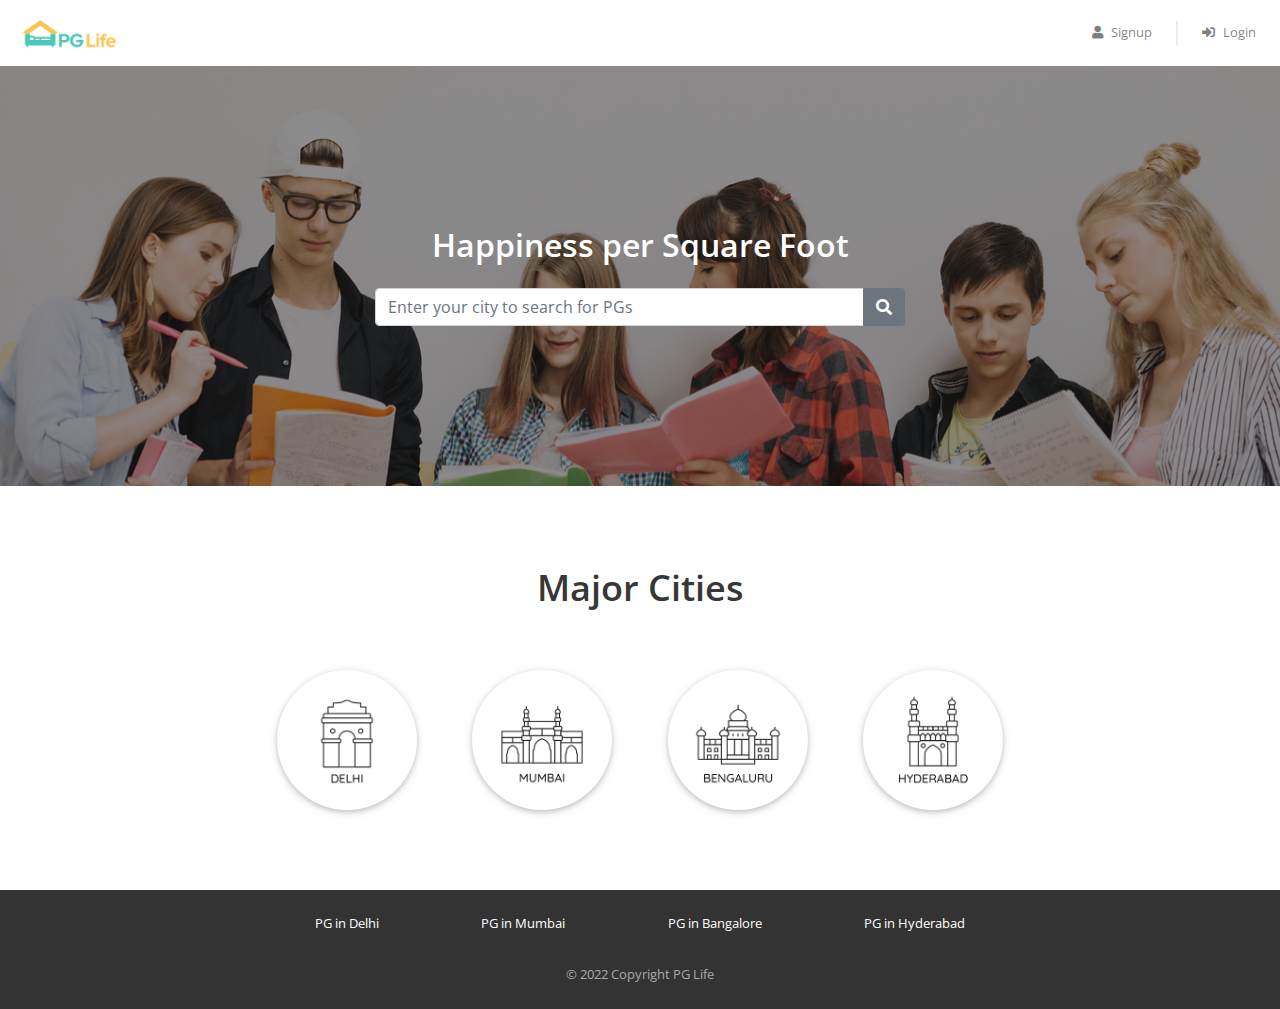
<file: index.html>
<!DOCTYPE html>
<html lang="en">

<head>
    <meta name="viewport" content="width=device-width, initial-scale=1">
    <title>Welcome | PG Life</title>

    <link href="css/bootstrap.min.css" rel="stylesheet" />
    <link href="https://use.fontawesome.com/releases/v5.11.2/css/all.css" rel="stylesheet" />
    <link
        href="https://fonts.googleapis.com/css2?family=Open+Sans:ital,wght@0,300;0,400;0,600;0,700;0,800;1,300;1,400;1,600;1,700;1,800&display=swap"
        rel="stylesheet" />
    <link href="css/common.css" rel="stylesheet" />
    <link href="css/home.css" rel="stylesheet" />
</head>

<body>
    <div class="header sticky-top">
        <nav class="navbar navbar-expand-md navbar-light">
            <a class="navbar-brand" href="index.html">
                <img src="img/logo.png" />
            </a>
            <button class="navbar-toggler" type="button" data-toggle="collapse" data-target="#my-navbar">
                <span class="navbar-toggler-icon"></span>
            </button>

            <div class="collapse navbar-collapse justify-content-end" id="my-navbar">
                <ul class="navbar-nav">
                    <li class="nav-item">
                        <a class="nav-link" href="#" data-toggle="modal" data-target="#signup-modal">
                            <i class="fas fa-user"></i>Signup
                        </a>
                    </li>
                    <div class="nav-vl"></div>
                    <li class="nav-item">
                        <a class="nav-link" href="#" data-toggle="modal" data-target="#login-modal">
                            <i class="fas fa-sign-in-alt"></i>Login
                        </a>
                    </li>
                </ul>
            </div>
        </nav>
    </div>

    <div id="loading">
    </div>

    <div class="banner-container">
        <h2 class="white pb-3">Happiness per Square Foot</h2>

        <form id="search-form">
            <div class="input-group city-search">
                <input type="text" class="form-control input-city" id='city' name='city'
                    placeholder="Enter your city to search for PGs" />
                <div class="input-group-append">
                    <button type="submit" class="btn btn-secondary">
                        <i class="fa fa-search"></i>
                    </button>
                </div>
            </div>
        </form>
    </div>

    <div class="page-container">
        <h1 class="city-heading">
            Major Cities
        </h1>
        <div class="row">
            <div class="city-card-container col-md">
                <a href="property_list.html">
                    <div class="city-card rounded-circle">
                        <img src="img/delhi.png" class="city-img" />
                    </div>
                </a>
            </div>

            <div class="city-card-container col-md">
                <a href="property_list.html">
                    <div class="city-card rounded-circle">
                        <img src="img/mumbai.png" class="city-img" />
                    </div>
                </a>
            </div>

            <div class="city-card-container col-md">
                <a href="property_list.html">
                    <div class="city-card rounded-circle">
                        <img src="img/bangalore.png" class="city-img" />
                    </div>
                </a>
            </div>

            <div class="city-card-container col-md">
                <a href="property_list.html">
                    <div class="city-card rounded-circle">
                        <img src="img/hyderabad.png" class="city-img" />
                    </div>
                </a>
            </div>
        </div>
    </div>

    <div class="modal fade" id="signup-modal" tabindex="-1" role="dialog" aria-labelledby="signup-heading"
        aria-hidden="true">
        <div class="modal-dialog" role="document">
            <div class="modal-content">
                <div class="modal-header">
                    <h5 class="modal-title" id="signup-heading">Signup with PGLife</h5>
                    <button type="button" class="close" data-dismiss="modal" aria-label="Close">
                        <span aria-hidden="true">&times;</span>
                    </button>
                </div>

                <div class="modal-body">
                    <form id="signup-form" class="form" role="form">
                        <div class="input-group form-group">
                            <div class="input-group-prepend">
                                <span class="input-group-text">
                                    <i class="fas fa-user"></i>
                                </span>
                            </div>
                            <input type="text" class="form-control" name="full_name" placeholder="Full Name"
                                maxlength="30" required>
                        </div>

                        <div class="input-group form-group">
                            <div class="input-group-prepend">
                                <span class="input-group-text">
                                    <i class="fas fa-phone-alt"></i>
                                </span>
                            </div>
                            <input type="text" class="form-control" name="phone" placeholder="Phone Number"
                                maxlength="10" minlength="10" required>
                        </div>

                        <div class="input-group form-group">
                            <div class="input-group-prepend">
                                <span class="input-group-text">
                                    <i class="fas fa-envelope"></i>
                                </span>
                            </div>
                            <input type="email" class="form-control" name="email" placeholder="Email" required>
                        </div>

                        <div class="input-group form-group">
                            <div class="input-group-prepend">
                                <span class="input-group-text">
                                    <i class="fas fa-lock"></i>
                                </span>
                            </div>
                            <input type="password" class="form-control" name="password" placeholder="Password"
                                minlength="6" required>
                        </div>

                        <div class="input-group form-group">
                            <div class="input-group-prepend">
                                <span class="input-group-text">
                                    <i class="fas fa-university"></i>
                                </span>
                            </div>
                            <input type="text" class="form-control" name="college_name" placeholder="College Name"
                                maxlength="150" required>
                        </div>

                        <div class="form-group">
                            <span>I'm a</span>
                            <input type="radio" class="ml-3" id="gender-male" name="gender" value="male" /> Male
                            <label for="gender-male">
                            </label>
                            <input type="radio" class="ml-3" id="gender-female" name="gender" value="female" />
                            <label for="gender-female">
                                Female
                            </label>
                        </div>

                        <div class="form-group">
                            <button type="submit" class="btn btn-block btn-primary">Create Account</button>
                        </div>
                    </form>
                </div>

                <div class="modal-footer">
                    <span>Already have an account?
                        <a href="#" data-dismiss="modal" data-toggle="modal" data-target="#login-modal">Login</a>
                    </span>
                </div>
            </div>
        </div>
    </div>

    <div class="modal fade" id="login-modal" tabindex="-1" role="dialog" aria-labelledby="login-heading"
        aria-hidden="true">
        <div class="modal-dialog modal-dialog-centered" role="document">
            <div class="modal-content">
                <div class="modal-header">
                    <h5 class="modal-title" id="login-heading">Login with PGLife</h5>
                    <button type="button" class="close" data-dismiss="modal" aria-label="Close">
                        <span aria-hidden="true">&times;</span>
                    </button>
                </div>

                <div class="modal-body">
                    <form id="login-form" class="form" role="form">
                        <div class="input-group form-group">
                            <div class="input-group-prepend">
                                <span class="input-group-text">
                                    <i class="fas fa-user"></i>
                                </span>
                            </div>
                            <input type="email" class="form-control" name="email" placeholder="Email" required>
                        </div>

                        <div class="input-group form-group">
                            <div class="input-group-prepend">
                                <span class="input-group-text">
                                    <i class="fas fa-lock"></i>
                                </span>
                            </div>
                            <input type="password" class="form-control" name="password" placeholder="Password"
                                minlength="6" required>
                        </div>

                        <div class="form-group">
                            <button type="submit" class="btn btn-block btn-primary">Login</button>
                        </div>
                    </form>
                </div>

                <div class="modal-footer">
                    <span>
                        <a href="#" data-dismiss="modal" data-toggle="modal" data-target="#signup-modal">Click here</a>
                        to register a new account
                    </span>
                </div>
            </div>
        </div>
    </div>

    <div class="footer">
        <div class="page-container footer-container">
            <div class="footer-cities">
                <div class="footer-city">
                    <a href="property_list.html">PG in Delhi</a>
                </div>
                <div class="footer-city">
                    <a href="property_list.html">PG in Mumbai</a>
                </div>
                <div class="footer-city">
                    <a href="property_list.html">PG in Bangalore</a>
                </div>
                <div class="footer-city">
                    <a href="property_list.html">PG in Hyderabad</a>
                </div>
            </div>
            <div class="footer-copyright">© 2022 Copyright PG Life </div>
        </div>
    </div>

    <script type="text/javascript" src="js/jquery.js"></script>
    <script type="text/javascript" src="js/bootstrap.min.js"></script>
</body>

</html>
</file>
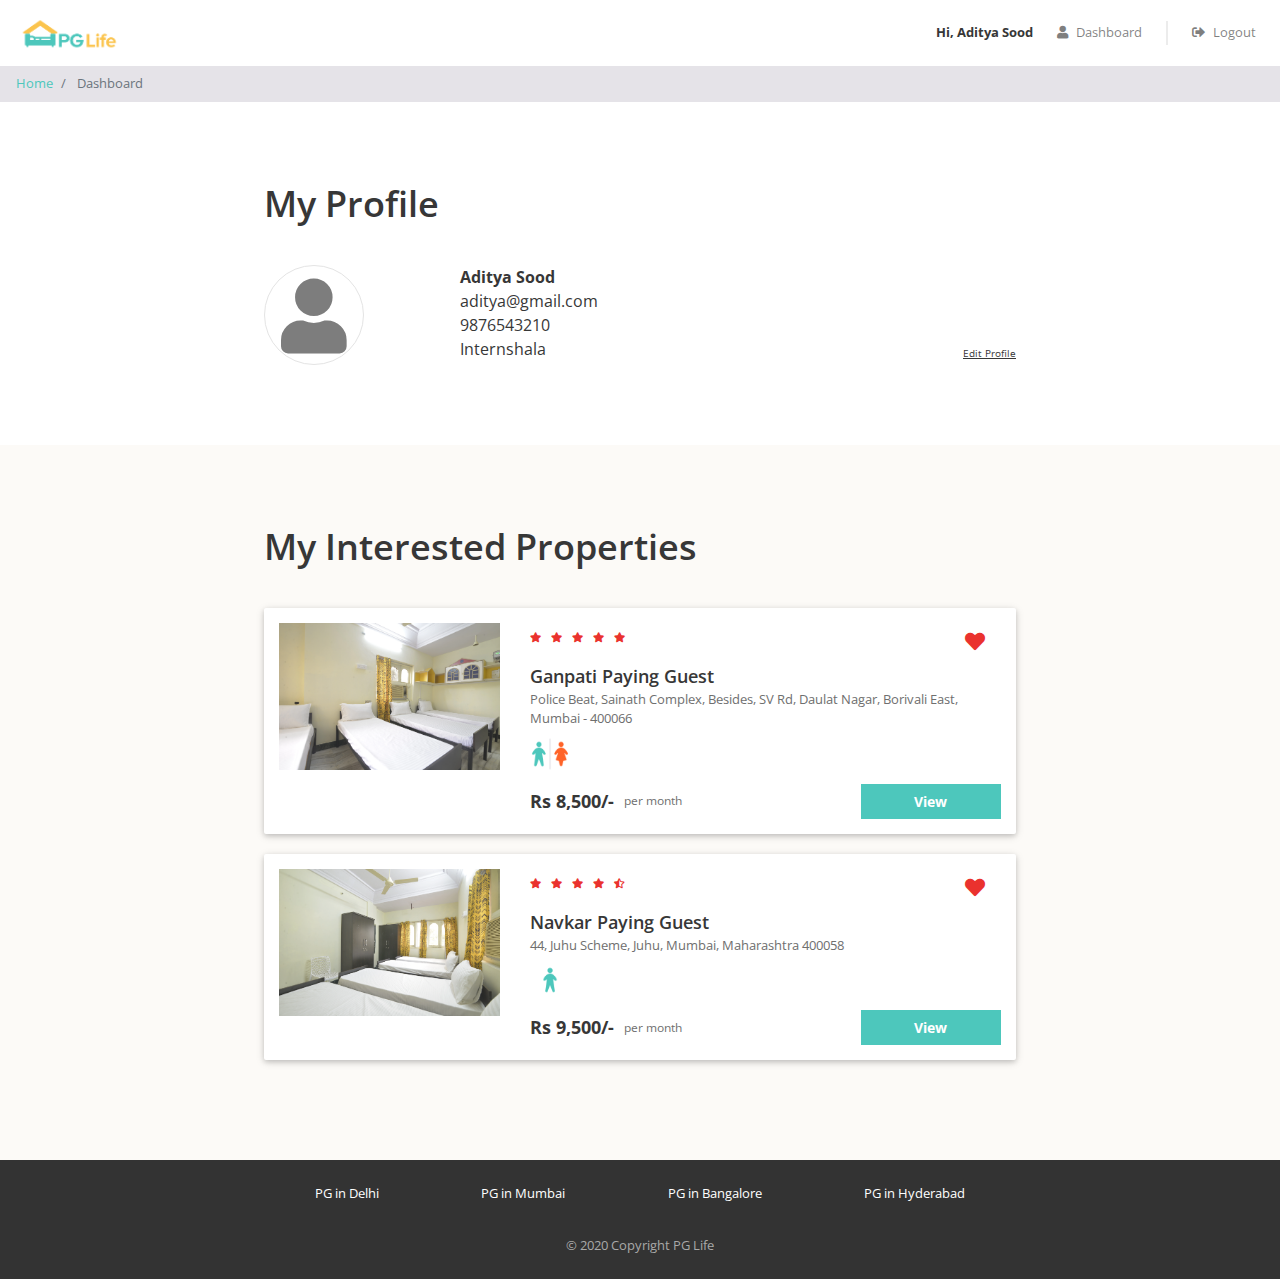
<file: dashboard.html>
<!DOCTYPE html>
<html lang="en">

<head>
    <meta name="viewport" content="width=device-width, initial-scale=1">
    <title>Dashboard | PG Life</title>

    <link href="css/bootstrap.min.css" rel="stylesheet" />
    <link href="https://use.fontawesome.com/releases/v5.11.2/css/all.css" rel="stylesheet" />
    <link href="https://fonts.googleapis.com/css2?family=Open+Sans:ital,wght@0,300;0,400;0,600;0,700;0,800;1,300;1,400;1,600;1,700;1,800&display=swap" rel="stylesheet" />
    <link href="css/common.css" rel="stylesheet" />
    <link href="css/dashboard.css" rel="stylesheet" />
</head>

<body>
<div class="header sticky-top">
        <nav class="navbar navbar-expand-md navbar-light">
            <a class="navbar-brand" href="index.html">
                <img src="img/logo.png" />
            </a>
            <button class="navbar-toggler" type="button" data-toggle="collapse" data-target="#my-navbar">
                <span class="navbar-toggler-icon"></span>
            </button>

            <div class="collapse navbar-collapse justify-content-end" id="my-navbar">
                <ul class="navbar-nav">
                    <div class='nav-name'>
                        Hi, Aditya Sood
                    </div>
                    <li class="nav-item">
                        <a class="nav-link" href="dashboard.html">
                            <i class="fas fa-user"></i>Dashboard
                        </a>
                    </li>
                    <div class="nav-vl"></div>
                    <li class="nav-item">
                        <a class="nav-link" href="#">
                            <i class="fas fa-sign-out-alt"></i>Logout
                        </a>
                    </li>
                </ul>
            </div>
        </nav>
    </div>

    <div id="loading">
    </div>

    <nav aria-label="breadcrumb">
        <ol class="breadcrumb py-2">
            <li class="breadcrumb-item">
                <a href="index.html">Home</a>
            </li>
            <li class="breadcrumb-item active" aria-current="page">
                Dashboard
            </li>
        </ol>
    </nav>

    <div class="my-profile page-container">
        <h1>My Profile</h1>
        <div class="row">
            <div class="col-md-3 profile-img-container">
                <i class="fas fa-user profile-img"></i>
            </div>
            <div class="col-md-9">
                <div class="row no-gutters justify-content-between align-items-end">
                    <div class="profile">
                        <div class="name">Aditya Sood</div>
                        <div class="email">aditya@gmail.com</div>
                        <div class="phone">9876543210</div>
                        <div class="college">Internshala</div>
                    </div>
                    <div class="edit">
                        <div class="edit-profile">Edit Profile</div>
                    </div>
                </div>
            </div>
        </div>
    </div>

    <div class="my-interested-properties">
        <div class="page-container">
            <h1>My Interested Properties</h1>

            <div class="property-card property-id-1 row">
                <div class="image-container col-md-4">
                    <img src="img/properties/1/eace7b9114fd6046.jpg" />
                </div>
                <div class="content-container col-md-8">
                    <div class="row no-gutters justify-content-between">
                        <div class="star-container" title="4.8">
                            <i class="fas fa-star"></i>
                            <i class="fas fa-star"></i>
                            <i class="fas fa-star"></i>
                            <i class="fas fa-star"></i>
                            <i class="fas fa-star"></i>
                        </div>
                        <div class="interested-container">
                            <i class="is-interested-image fas fa-heart" property_id="1"></i>
                        </div>
                    </div>
                    <div class="detail-container">
                        <div class="property-name">Ganpati Paying Guest</div>
                        <div class="property-address">Police Beat, Sainath Complex, Besides, SV Rd, Daulat Nagar, Borivali East, Mumbai - 400066</div>
                        <div class="property-gender">
                            <img src="img/unisex.png">
                        </div>
                    </div>
                    <div class="row no-gutters">
                        <div class="rent-container col-6">
                            <div class="rent">Rs 8,500/-</div>
                            <div class="rent-unit">per month</div>
                        </div>
                        <div class="button-container col-6">
                            <a href="property_detail.html" class="btn btn-primary">View</a>
                        </div>
                    </div>
                </div>
            </div>

            <div class="property-card property-id-2 row">
                <div class="image-container col-md-4">
                    <img src="img/properties/1/1d4f0757fdb86d5f.jpg" />
                </div>
                <div class="content-container col-md-8">
                    <div class="row no-gutters justify-content-between">
                        <div class="star-container" title="4.5">
                            <i class="fas fa-star"></i>
                            <i class="fas fa-star"></i>
                            <i class="fas fa-star"></i>
                            <i class="fas fa-star"></i>
                            <i class="fas fa-star-half-alt"></i>
                        </div>
                        <div class="interested-container">
                            <i class="is-interested-image fas fa-heart" property_id="2"></i>
                        </div>
                    </div>
                    <div class="detail-container">
                        <div class="property-name">Navkar Paying Guest</div>
                        <div class="property-address">44, Juhu Scheme, Juhu, Mumbai, Maharashtra 400058</div>
                        <div class="property-gender">
                            <img src="img/male.png">
                        </div>
                    </div>
                    <div class="row no-gutters">
                        <div class="rent-container col-6">
                            <div class="rent">Rs 9,500/-</div>
                            <div class="rent-unit">per month</div>
                        </div>
                        <div class="button-container col-6">
                            <a href="property_detail.html" class="btn btn-primary">View</a>
                        </div>
                    </div>
                </div>
            </div>


        </div>
    </div>

    <div class="footer">
        <div class="page-container footer-container">
            <div class="footer-cities">
                <div class="footer-city">
                    <a href="property_list.html">PG in Delhi</a>
                </div>
                <div class="footer-city">
                    <a href="property_list.html">PG in Mumbai</a>
                </div>
                <div class="footer-city">
                    <a href="property_list.html">PG in Bangalore</a>
                </div>
                <div class="footer-city">
                    <a href="property_list.html">PG in Hyderabad</a>
                </div>
            </div>
            <div class="footer-copyright">© 2020 Copyright PG Life </div>
        </div>
    </div>

    <script type="text/javascript" src="js/jquery.js"></script>
    <script type="text/javascript" src="js/bootstrap.min.js"></script>
</body>

</html>
</file>
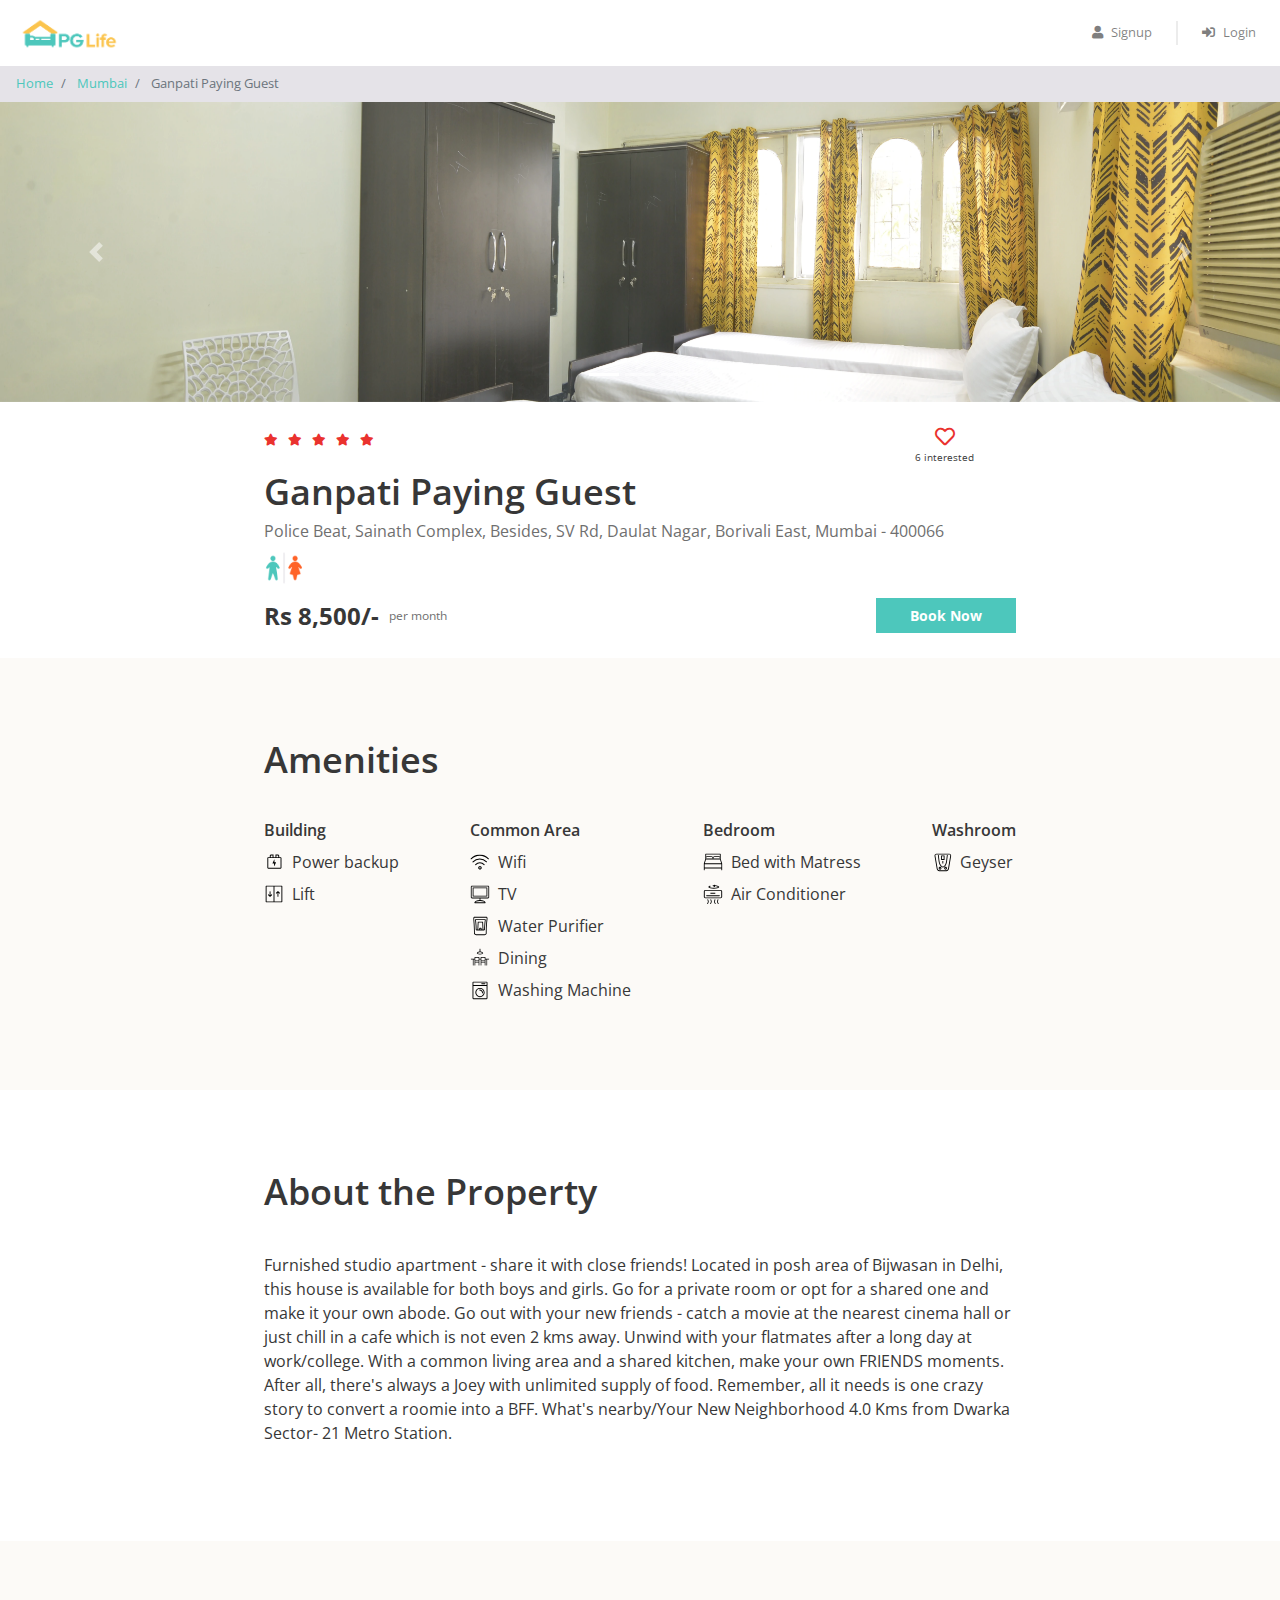
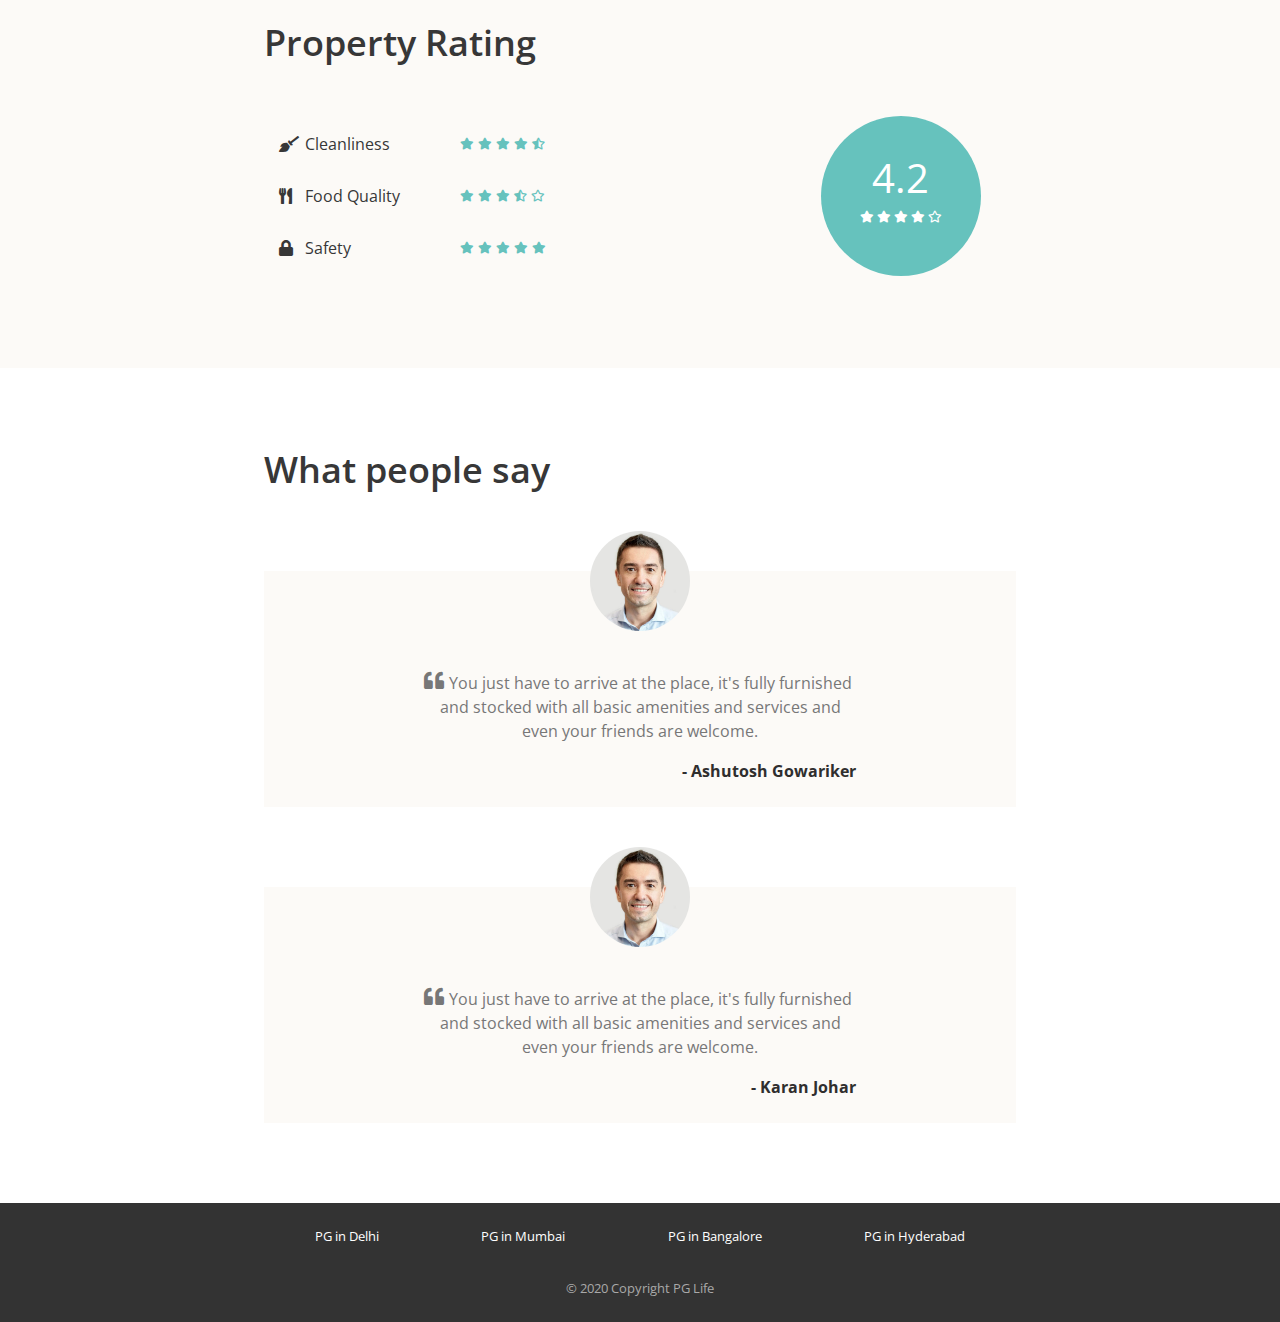
<file: property_detail.html>
<!DOCTYPE html>
<html lang="en">

<head>
    <meta name="viewport" content="width=device-width, initial-scale=1">
    <title>Ganpati Paying Guest | PG Life</title>

    <link href="css/bootstrap.min.css" rel="stylesheet" />
    <link href="https://use.fontawesome.com/releases/v5.11.2/css/all.css" rel="stylesheet" />
    <link href="https://fonts.googleapis.com/css2?family=Open+Sans:ital,wght@0,300;0,400;0,600;0,700;0,800;1,300;1,400;1,600;1,700;1,800&display=swap" rel="stylesheet" />
    <link href="css/common.css" rel="stylesheet" />
    <link href="css/property_detail.css" rel="stylesheet" />
</head>

<body>
    <div class="header sticky-top">
        <nav class="navbar navbar-expand-md navbar-light">
            <a class="navbar-brand" href="index.html">
                <img src="img/logo.png" />
            </a>
            <button class="navbar-toggler" type="button" data-toggle="collapse" data-target="#my-navbar">
                <span class="navbar-toggler-icon"></span>
            </button>

            <div class="collapse navbar-collapse justify-content-end" id="my-navbar">
                <ul class="navbar-nav">
                    <li class="nav-item">
                        <a class="nav-link" href="#" data-toggle="modal" data-target="#signup-modal">
                            <i class="fas fa-user"></i>Signup
                        </a>
                    </li>
                    <div class="nav-vl"></div>
                    <li class="nav-item">
                        <a class="nav-link" href="#" data-toggle="modal" data-target="#login-modal">
                            <i class="fas fa-sign-in-alt"></i>Login
                        </a>
                    </li>
                </ul>
            </div>
        </nav>
    </div>

    <div id="loading">
    </div>

    <nav aria-label="breadcrumb">
        <ol class="breadcrumb py-2">
            <li class="breadcrumb-item">
                <a href="index.html">Home</a>
            </li>
            <li class="breadcrumb-item">
                <a href="property_list.html">Mumbai</a>
            </li>
            <li class="breadcrumb-item active" aria-current="page">
                Ganpati Paying Guest
            </li>
        </ol>
    </nav>

    <div id="property-images" class="carousel slide" data-ride="carousel">
        <ol class="carousel-indicators">
            <li data-target="#property-images" data-slide-to="0" class="active"></li>
            <li data-target="#property-images" data-slide-to="1" class=""></li>
            <li data-target="#property-images" data-slide-to="2" class=""></li>
        </ol>
        <div class="carousel-inner">
            <div class="carousel-item active">
                <img class="d-block w-100" src="img/properties/1/1d4f0757fdb86d5f.jpg" alt="slide">
            </div>
            <div class="carousel-item">
                <img class="d-block w-100" src="img/properties/1/46ebbb537aa9fb0a.jpg" alt="slide">
            </div>
            <div class="carousel-item">
                <img class="d-block w-100" src="img/properties/1/eace7b9114fd6046.jpg" alt="slide">
            </div>
        </div>
        <a class="carousel-control-prev" href="#property-images" role="button" data-slide="prev">
            <span class="carousel-control-prev-icon" aria-hidden="true"></span>
            <span class="sr-only">Previous</span>
        </a>
        <a class="carousel-control-next" href="#property-images" role="button" data-slide="next">
            <span class="carousel-control-next-icon" aria-hidden="true"></span>
            <span class="sr-only">Next</span>
        </a>
    </div>

    <div class="property-summary page-container">
        <div class="row no-gutters justify-content-between">
            <div class="star-container" title="4.8">
                <i class="fas fa-star"></i>
                <i class="fas fa-star"></i>
                <i class="fas fa-star"></i>
                <i class="fas fa-star"></i>
                <i class="fas fa-star"></i>
            </div>
            <div class="interested-container">
                <i class="is-interested-image far fa-heart"></i>
                <div class="interested-text">
                    <span class="interested-user-count">6</span> interested
                </div>
            </div>
        </div>
        <div class="detail-container">
            <div class="property-name">Ganpati Paying Guest</div>
            <div class="property-address">Police Beat, Sainath Complex, Besides, SV Rd, Daulat Nagar, Borivali East, Mumbai - 400066</div>
            <div class="property-gender">
                <img src="img/unisex.png" />
            </div>
        </div>
        <div class="row no-gutters">
            <div class="rent-container col-6">
                <div class="rent">Rs 8,500/-</div>
                <div class="rent-unit">per month</div>
            </div>
            <div class="button-container col-6">
                <a href="#" class="btn btn-primary">Book Now</a>
            </div>
        </div>
    </div>

    <div class="property-amenities">
        <div class="page-container">
            <h1>Amenities</h1>
            <div class="row justify-content-between">
                <div class="col-md-auto">
                    <h5>Building</h5>
                    <div class="amenity-container">
                        <img src="img/amenities/powerbackup.svg">
                        <span>Power backup</span>
                    </div>
                    <div class="amenity-container">
                        <img src="img/amenities/lift.svg">
                        <span>Lift</span>
                    </div>
                </div>

                <div class="col-md-auto">
                    <h5>Common Area</h5>
                    <div class="amenity-container">
                        <img src="img/amenities/wifi.svg">
                        <span>Wifi</span>
                    </div>
                    <div class="amenity-container">
                        <img src="img/amenities/tv.svg">
                        <span>TV</span>
                    </div>
                    <div class="amenity-container">
                        <img src="img/amenities/rowater.svg">
                        <span>Water Purifier</span>
                    </div>
                    <div class="amenity-container">
                        <img src="img/amenities/dining.svg">
                        <span>Dining</span>
                    </div>
                    <div class="amenity-container">
                        <img src="img/amenities/washingmachine.svg">
                        <span>Washing Machine</span>
                    </div>
                </div>

                <div class="col-md-auto">
                    <h5>Bedroom</h5>
                    <div class="amenity-container">
                        <img src="img/amenities/bed.svg">
                        <span>Bed with Matress</span>
                    </div>
                    <div class="amenity-container">
                        <img src="img/amenities/ac.svg">
                        <span>Air Conditioner</span>
                    </div>
                </div>

                <div class="col-md-auto">
                    <h5>Washroom</h5>
                    <div class="amenity-container">
                        <img src="img/amenities/geyser.svg">
                        <span>Geyser</span>
                    </div>
                </div>
            </div>
        </div>
    </div>

    <div class="property-about page-container">
        <h1>About the Property</h1>
        <p>Furnished studio apartment - share it with close friends! Located in posh area of Bijwasan in Delhi, this house is available for both boys and girls. Go for a private room or opt for a shared one and make it your own abode. Go out with your new friends - catch a movie at the nearest cinema hall or just chill in a cafe which is not even 2 kms away. Unwind with your flatmates after a long day at work/college. With a common living area and a shared kitchen, make your own FRIENDS moments. After all, there's always a Joey with unlimited supply of food. Remember, all it needs is one crazy story to convert a roomie into a BFF. What's nearby/Your New Neighborhood 4.0 Kms from Dwarka Sector- 21 Metro Station.</p>
    </div>

    <div class="property-rating">
        <div class="page-container">
            <h1>Property Rating</h1>
            <div class="row align-items-center justify-content-between">
                <div class="col-md-6">
                    <div class="rating-criteria row">
                        <div class="col-6">
                            <i class="rating-criteria-icon fas fa-broom"></i>
                            <span class="rating-criteria-text">Cleanliness</span>
                        </div>
                        <div class="rating-criteria-star-container col-6" title="4.3">
                            <i class="fas fa-star"></i>
                            <i class="fas fa-star"></i>
                            <i class="fas fa-star"></i>
                            <i class="fas fa-star"></i>
                            <i class="fas fa-star-half-alt"></i>
                        </div>
                    </div>

                    <div class="rating-criteria row">
                        <div class="col-6">
                            <i class="rating-criteria-icon fas fa-utensils"></i>
                            <span class="rating-criteria-text">Food Quality</span>
                        </div>
                        <div class="rating-criteria-star-container col-6" title="3.4">
                            <i class="fas fa-star"></i>
                            <i class="fas fa-star"></i>
                            <i class="fas fa-star"></i>
                            <i class="fas fa-star-half-alt"></i>
                            <i class="far fa-star"></i>
                        </div>
                    </div>

                    <div class="rating-criteria row">
                        <div class="col-6">
                            <i class="rating-criteria-icon fa fa-lock"></i>
                            <span class="rating-criteria-text">Safety</span>
                        </div>
                        <div class="rating-criteria-star-container col-6" title="4.8">
                            <i class="fas fa-star"></i>
                            <i class="fas fa-star"></i>
                            <i class="fas fa-star"></i>
                            <i class="fas fa-star"></i>
                            <i class="fas fa-star"></i>
                        </div>
                    </div>
                </div>

                <div class="col-md-4">
                    <div class="rating-circle">
                        <div class="total-rating">4.2</div>
                        <div class="rating-circle-star-container">
                            <i class="fas fa-star"></i>
                            <i class="fas fa-star"></i>
                            <i class="fas fa-star"></i>
                            <i class="fas fa-star"></i>
                            <i class="far fa-star"></i>
                        </div>
                    </div>
                </div>
            </div>
        </div>
    </div>

    <div class="property-testimonials page-container">
        <h1>What people say</h1>
        <div class="testimonial-block">
            <div class="testimonial-image-container">
                <img class="testimonial-img" src="img/man.png">
            </div>
            <div class="testimonial-text">
                <i class="fa fa-quote-left" aria-hidden="true"></i>
                <p>You just have to arrive at the place, it's fully furnished and stocked with all basic amenities and services and even your friends are welcome.</p>
            </div>
            <div class="testimonial-name">- Ashutosh Gowariker</div>
        </div>
        <div class="testimonial-block">
            <div class="testimonial-image-container">
                <img class="testimonial-img" src="img/man.png">
            </div>
            <div class="testimonial-text">
                <i class="fa fa-quote-left" aria-hidden="true"></i>
                <p>You just have to arrive at the place, it's fully furnished and stocked with all basic amenities and services and even your friends are welcome.</p>
            </div>
            <div class="testimonial-name">- Karan Johar</div>
        </div>
    </div>

    <div class="modal fade" id="signup-modal" tabindex="-1" role="dialog" aria-labelledby="signup-heading" aria-hidden="true">
        <div class="modal-dialog" role="document">
            <div class="modal-content">
                <div class="modal-header">
                    <h5 class="modal-title" id="signup-heading">Signup with PGLife</h5>
                    <button type="button" class="close" data-dismiss="modal" aria-label="Close">
                        <span aria-hidden="true">&times;</span>
                    </button>
                </div>

                <div class="modal-body">
                    <form id="signup-form" class="form" role="form">
                        <div class="input-group form-group">
                            <div class="input-group-prepend">
                                <span class="input-group-text">
                                    <i class="fas fa-user"></i>
                                </span>
                            </div>
                            <input type="text" class="form-control" name="full_name" placeholder="Full Name" maxlength="30" required>
                        </div>

                        <div class="input-group form-group">
                            <div class="input-group-prepend">
                                <span class="input-group-text">
                                    <i class="fas fa-phone-alt"></i>
                                </span>
                            </div>
                            <input type="text" class="form-control" name="phone" placeholder="Phone Number" maxlength="10" minlength="10" required>
                        </div>

                        <div class="input-group form-group">
                            <div class="input-group-prepend">
                                <span class="input-group-text">
                                    <i class="fas fa-envelope"></i>
                                </span>
                            </div>
                            <input type="email" class="form-control" name="email" placeholder="Email" required>
                        </div>

                        <div class="input-group form-group">
                            <div class="input-group-prepend">
                                <span class="input-group-text">
                                    <i class="fas fa-lock"></i>
                                </span>
                            </div>
                            <input type="password" class="form-control" name="password" placeholder="Password" minlength="6" required>
                        </div>

                        <div class="input-group form-group">
                            <div class="input-group-prepend">
                                <span class="input-group-text">
                                    <i class="fas fa-university"></i>
                                </span>
                            </div>
                            <input type="text" class="form-control" name="college_name" placeholder="College Name" maxlength="150" required>
                        </div>

                        <div class="form-group">
                            <span>I'm a</span>
                            <input type="radio" class="ml-3" id="gender-male" name="gender" value="male" /> Male
                            <label for="gender-male">
                            </label>
                            <input type="radio" class="ml-3" id="gender-female" name="gender" value="female" />
                            <label for="gender-female">
                                Female
                            </label>
                        </div>

                        <div class="form-group">
                            <button type="submit" class="btn btn-block btn-primary">Create Account</button>
                        </div>
                    </form>
                </div>

                <div class="modal-footer">
                    <span>Already have an account?
                        <a href="#" data-dismiss="modal" data-toggle="modal" data-target="#login-modal">Login</a>
                    </span>
                </div>
            </div>
        </div>
    </div>

    <div class="modal fade" id="login-modal" tabindex="-1" role="dialog" aria-labelledby="login-heading" aria-hidden="true">
        <div class="modal-dialog modal-dialog-centered" role="document">
            <div class="modal-content">
                <div class="modal-header">
                    <h5 class="modal-title" id="login-heading">Login with PGLife</h5>
                    <button type="button" class="close" data-dismiss="modal" aria-label="Close">
                        <span aria-hidden="true">&times;</span>
                    </button>
                </div>

                <div class="modal-body">
                    <form id="login-form" class="form" role="form">
                        <div class="input-group form-group">
                            <div class="input-group-prepend">
                                <span class="input-group-text">
                                    <i class="fas fa-user"></i>
                                </span>
                            </div>
                            <input type="email" class="form-control" name="email" placeholder="Email" required>
                        </div>

                        <div class="input-group form-group">
                            <div class="input-group-prepend">
                                <span class="input-group-text">
                                    <i class="fas fa-lock"></i>
                                </span>
                            </div>
                            <input type="password" class="form-control" name="password" placeholder="Password" minlength="6" required>
                        </div>

                        <div class="form-group">
                            <button type="submit" class="btn btn-block btn-primary">Login</button>
                        </div>
                    </form>
                </div>

                <div class="modal-footer">
                    <span>
                        <a href="#" data-dismiss="modal" data-toggle="modal" data-target="#signup-modal">Click here</a>
                        to register a new account
                    </span>
                </div>
            </div>
        </div>
    </div>

    <div class="footer">
        <div class="page-container footer-container">
            <div class="footer-cities">
                <div class="footer-city">
                    <a href="property_list.html">PG in Delhi</a>
                </div>
                <div class="footer-city">
                    <a href="property_list.html">PG in Mumbai</a>
                </div>
                <div class="footer-city">
                    <a href="property_list.html">PG in Bangalore</a>
                </div>
                <div class="footer-city">
                    <a href="property_list.html">PG in Hyderabad</a>
                </div>
            </div>
            <div class="footer-copyright">© 2020 Copyright PG Life </div>
        </div>
    </div>

    <script type="text/javascript" src="js/jquery.js"></script>
    <script type="text/javascript" src="js/bootstrap.min.js"></script>
</body>

</html>
</file>
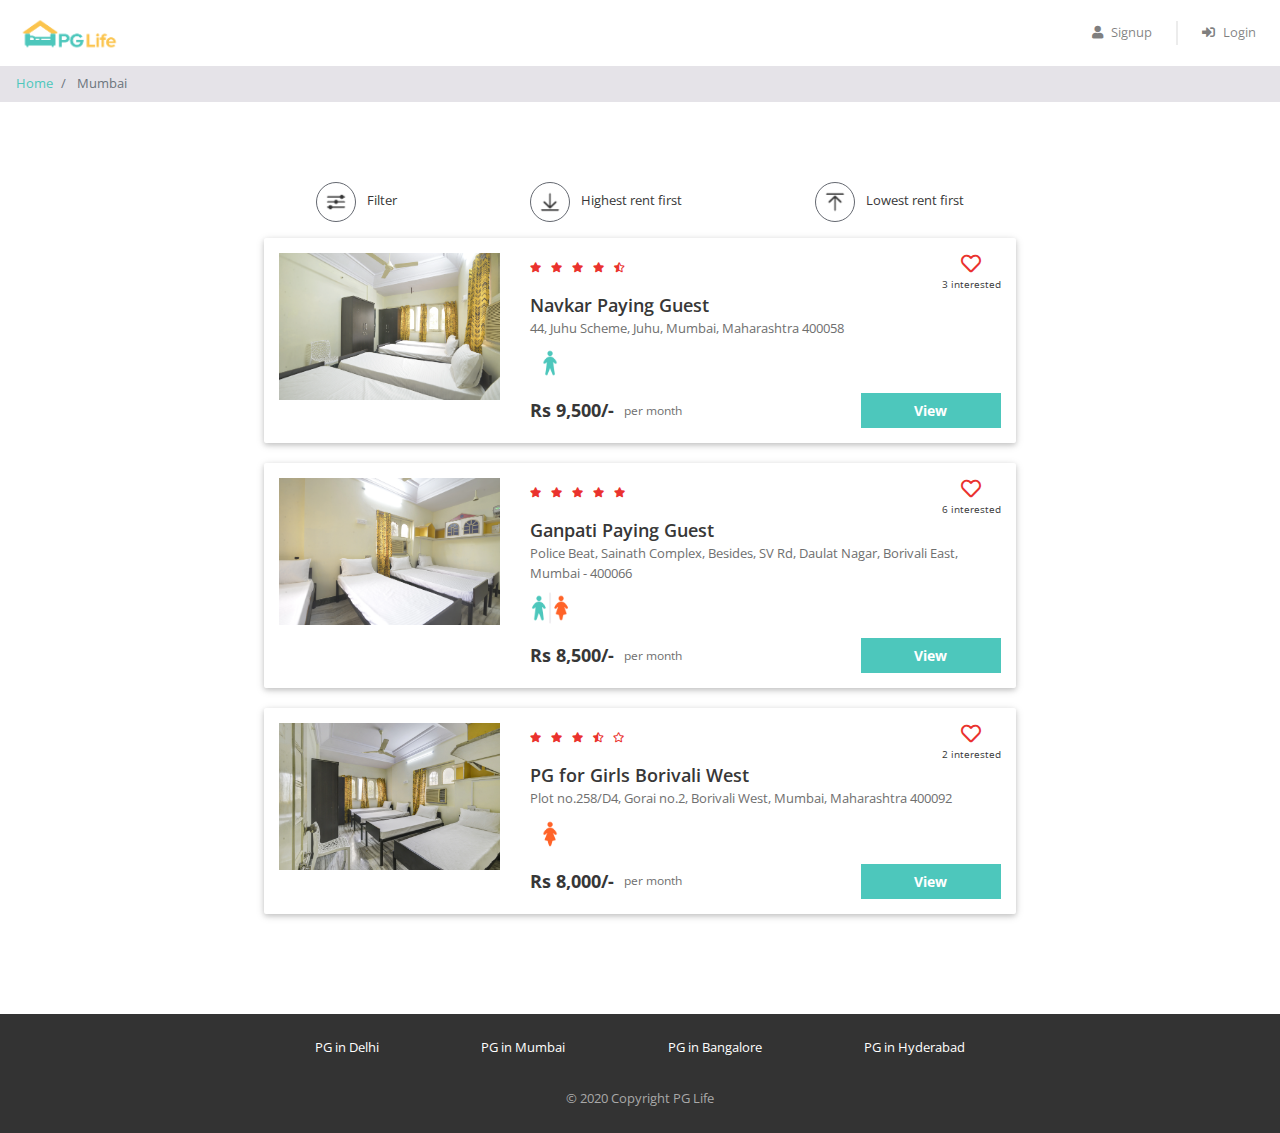
<file: property_list.html>
<!DOCTYPE html>
<html lang="en">

<head>
    <meta name="viewport" content="width=device-width, initial-scale=1">
    <title>Best PG's in Mumbai | PG Life</title>

    <link href="css/bootstrap.min.css" rel="stylesheet" />
    <link href="https://use.fontawesome.com/releases/v5.11.2/css/all.css" rel="stylesheet" />
    <link href="https://fonts.googleapis.com/css2?family=Open+Sans:ital,wght@0,300;0,400;0,600;0,700;0,800;1,300;1,400;1,600;1,700;1,800&display=swap" rel="stylesheet" />
    <link href="css/common.css" rel="stylesheet" />
    <link href="css/property_list.css" rel="stylesheet" />
</head>

<body>
    <div class="header sticky-top">
        <nav class="navbar navbar-expand-md navbar-light">
            <a class="navbar-brand" href="index.html">
                <img src="img/logo.png" />
            </a>
            <button class="navbar-toggler" type="button" data-toggle="collapse" data-target="#my-navbar">
                <span class="navbar-toggler-icon"></span>
            </button>

            <div class="collapse navbar-collapse justify-content-end" id="my-navbar">
                <ul class="navbar-nav">
                    <li class="nav-item">
                        <a class="nav-link" href="#" data-toggle="modal" data-target="#signup-modal">
                            <i class="fas fa-user"></i>Signup
                        </a>
                    </li>
                    <div class="nav-vl"></div>
                    <li class="nav-item">
                        <a class="nav-link" href="#" data-toggle="modal" data-target="#login-modal">
                            <i class="fas fa-sign-in-alt"></i>Login
                        </a>
                    </li>
                </ul>
            </div>
        </nav>
    </div>

    <div id="loading">
    </div>

    <nav aria-label="breadcrumb">
        <ol class="breadcrumb py-2">
            <li class="breadcrumb-item">
                <a href="index.html">Home</a>
            </li>
            <li class="breadcrumb-item active" aria-current="page">
                Mumbai
            </li>
        </ol>
    </nav>

    <div class="page-container">
        <div class="filter-bar row justify-content-around">
            <div class="col-auto" data-toggle="modal" data-target="#filter-modal">
                <img src="img/filter.png" alt="filter" />
                <span>Filter</span>
            </div>
            <div class="col-auto">
                <img src="img/desc.png" alt="sort-desc" />
                <span>Highest rent first</span>
            </div>
            <div class="col-auto">
                <img src="img/asc.png" alt="sort-asc" />
                <span>Lowest rent first</span>
            </div>
        </div>

        
        <div class="property-card row">
            <div class="image-container col-md-4">
                <img src="img/properties/1/1d4f0757fdb86d5f.jpg" />
            </div>
            <div class="content-container col-md-8">
                <div class="row no-gutters justify-content-between">
                    <div class="star-container" title="4.5">
                        <i class="fas fa-star"></i>
                        <i class="fas fa-star"></i>
                        <i class="fas fa-star"></i>
                        <i class="fas fa-star"></i>
                        <i class="fas fa-star-half-alt"></i>
                    </div>
                    <div class="interested-container">
                        <i class="far fa-heart"></i>
                        <div class="interested-text">3 interested</div>
                    </div>
                </div>
                <div class="detail-container">
                    <div class="property-name">Navkar Paying Guest</div>
                    <div class="property-address">44, Juhu Scheme, Juhu, Mumbai, Maharashtra 400058</div>
                    <div class="property-gender">
                        <img src="img/male.png" />
                    </div>
                </div>
                <div class="row no-gutters">
                    <div class="rent-container col-6">
                        <div class="rent">Rs 9,500/-</div>
                        <div class="rent-unit">per month</div>
                    </div>
                    <div class="button-container col-6">
                        <a href="property_detail.html" class="btn btn-primary">View</a>
                    </div>
                </div>
            </div>
        </div>

        <div class="property-card row">
            <div class="image-container col-md-4">
                <img src="img/properties/1/eace7b9114fd6046.jpg" />
            </div>
            <div class="content-container col-md-8">
                <div class="row no-gutters justify-content-between">
                    <div class="star-container" title="4.8">
                        <i class="fas fa-star"></i>
                        <i class="fas fa-star"></i>
                        <i class="fas fa-star"></i>
                        <i class="fas fa-star"></i>
                        <i class="fas fa-star"></i>
                    </div>
                    <div class="interested-container">
                        <i class="far fa-heart"></i>
                        <div class="interested-text">6 interested</div>
                    </div>
                </div>
                <div class="detail-container">
                    <div class="property-name">Ganpati Paying Guest</div>
                    <div class="property-address">Police Beat, Sainath Complex, Besides, SV Rd, Daulat Nagar, Borivali East, Mumbai - 400066</div>
                    <div class="property-gender">
                        <img src="img/unisex.png" />
                    </div>
                </div>
                <div class="row no-gutters">
                    <div class="rent-container col-6">
                        <div class="rent">Rs 8,500/-</div>
                        <div class="rent-unit">per month</div>
                    </div>
                    <div class="button-container col-6">
                        <a href="property_detail.html" class="btn btn-primary">View</a>
                    </div>
                </div>
            </div>
        </div>

        <div class="property-card row">
            <div class="image-container col-md-4">
                <img src="img/properties/1/46ebbb537aa9fb0a.jpg" />
            </div>
            <div class="content-container col-md-8">
                <div class="row no-gutters justify-content-between">
                    <div class="star-container" title="3.5">
                        <i class="fas fa-star"></i>
                        <i class="fas fa-star"></i>
                        <i class="fas fa-star"></i>
                        <i class="fas fa-star-half-alt"></i>
                        <i class="far fa-star"></i>
                    </div>
                    <div class="interested-container">
                        <i class="far fa-heart"></i>
                        <div class="interested-text">2 interested</div>
                    </div>
                </div>
                <div class="detail-container">
                    <div class="property-name">PG for Girls Borivali West</div>
                    <div class="property-address">Plot no.258/D4, Gorai no.2, Borivali West, Mumbai, Maharashtra 400092</div>
                    <div class="property-gender">
                        <img src="img/female.png" />
                    </div>
                </div>
                <div class="row no-gutters">
                    <div class="rent-container col-6">
                        <div class="rent">Rs 8,000/-</div>
                        <div class="rent-unit">per month</div>
                    </div>
                    <div class="button-container col-6">
                        <a href="property_detail.html" class="btn btn-primary">View</a>
                    </div>
                </div>
            </div>
        </div>
    </div>

    <div class="modal fade" id="filter-modal" tabindex="-1" role="dialog" aria-labelledby="filter-heading" aria-hidden="true">
        <div class="modal-dialog modal-dialog-centered" role="document">
            <div class="modal-content">
                <div class="modal-header">
                    <h3 class="modal-title" id="filter-heading">Filters</h3>
                    <button type="button" class="close" data-dismiss="modal" aria-label="Close">
                        <span aria-hidden="true">&times;</span>
                    </button>
                </div>

                <div class="modal-body">
                    <h5>Gender</h5>
                    <hr />
                    <div>
                        <button class="btn btn-outline-dark btn-active">
                            No Filter
                        </button>
                        <button class="btn btn-outline-dark">
                            <i class="fas fa-venus-mars"></i>Unisex
                        </button>
                        <button class="btn btn-outline-dark">
                            <i class="fas fa-mars"></i>Male
                        </button>
                        <button class="btn btn-outline-dark">
                            <i class="fas fa-venus"></i>Female
                        </button>
                    </div>
                </div>

                <div class="modal-footer">
                    <button data-dismiss="modal" class="btn btn-success">Okay</button>
                </div>
            </div>
        </div>
    </div>

    <div class="modal fade" id="signup-modal" tabindex="-1" role="dialog" aria-labelledby="signup-heading" aria-hidden="true">
        <div class="modal-dialog" role="document">
            <div class="modal-content">
                <div class="modal-header">
                    <h5 class="modal-title" id="signup-heading">Signup with PGLife</h5>
                    <button type="button" class="close" data-dismiss="modal" aria-label="Close">
                        <span aria-hidden="true">&times;</span>
                    </button>
                </div>

                <div class="modal-body">
                    <form id="signup-form" class="form" role="form">
                        <div class="input-group form-group">
                            <div class="input-group-prepend">
                                <span class="input-group-text">
                                    <i class="fas fa-user"></i>
                                </span>
                            </div>
                            <input type="text" class="form-control" name="full_name" placeholder="Full Name" maxlength="30" required>
                        </div>

                        <div class="input-group form-group">
                            <div class="input-group-prepend">
                                <span class="input-group-text">
                                    <i class="fas fa-phone-alt"></i>
                                </span>
                            </div>
                            <input type="text" class="form-control" name="phone" placeholder="Phone Number" maxlength="10" minlength="10" required>
                        </div>

                        <div class="input-group form-group">
                            <div class="input-group-prepend">
                                <span class="input-group-text">
                                    <i class="fas fa-envelope"></i>
                                </span>
                            </div>
                            <input type="email" class="form-control" name="email" placeholder="Email" required>
                        </div>

                        <div class="input-group form-group">
                            <div class="input-group-prepend">
                                <span class="input-group-text">
                                    <i class="fas fa-lock"></i>
                                </span>
                            </div>
                            <input type="password" class="form-control" name="password" placeholder="Password" minlength="6" required>
                        </div>

                        <div class="input-group form-group">
                            <div class="input-group-prepend">
                                <span class="input-group-text">
                                    <i class="fas fa-university"></i>
                                </span>
                            </div>
                            <input type="text" class="form-control" name="college_name" placeholder="College Name" maxlength="150" required>
                        </div>

                        <div class="form-group">
                            <span>I'm a</span>
                            <input type="radio" class="ml-3" id="gender-male" name="gender" value="male" /> Male
                            <label for="gender-male">
                            </label>
                            <input type="radio" class="ml-3" id="gender-female" name="gender" value="female" />
                            <label for="gender-female">
                                Female
                            </label>
                        </div>

                        <div class="form-group">
                            <button type="submit" class="btn btn-block btn-primary">Create Account</button>
                        </div>
                    </form>
                </div>

                <div class="modal-footer">
                    <span>Already have an account?
                        <a href="#" data-dismiss="modal" data-toggle="modal" data-target="#login-modal">Login</a>
                    </span>
                </div>
            </div>
        </div>
    </div>

    <div class="modal fade" id="login-modal" tabindex="-1" role="dialog" aria-labelledby="login-heading" aria-hidden="true">
        <div class="modal-dialog modal-dialog-centered" role="document">
            <div class="modal-content">
                <div class="modal-header">
                    <h5 class="modal-title" id="login-heading">Login with PGLife</h5>
                    <button type="button" class="close" data-dismiss="modal" aria-label="Close">
                        <span aria-hidden="true">&times;</span>
                    </button>
                </div>

                <div class="modal-body">
                    <form id="login-form" class="form" role="form">
                        <div class="input-group form-group">
                            <div class="input-group-prepend">
                                <span class="input-group-text">
                                    <i class="fas fa-user"></i>
                                </span>
                            </div>
                            <input type="email" class="form-control" name="email" placeholder="Email" required>
                        </div>

                        <div class="input-group form-group">
                            <div class="input-group-prepend">
                                <span class="input-group-text">
                                    <i class="fas fa-lock"></i>
                                </span>
                            </div>
                            <input type="password" class="form-control" name="password" placeholder="Password" minlength="6" required>
                        </div>

                        <div class="form-group">
                            <button type="submit" class="btn btn-block btn-primary">Login</button>
                        </div>
                    </form>
                </div>

                <div class="modal-footer">
                    <span>
                        <a href="#" data-dismiss="modal" data-toggle="modal" data-target="#signup-modal">Click here</a>
                        to register a new account
                    </span>
                </div>
            </div>
        </div>
    </div>

    <div class="footer">
        <div class="page-container footer-container">
            <div class="footer-cities">
                <div class="footer-city">
                    <a href="property_list.html">PG in Delhi</a>
                </div>
                <div class="footer-city">
                    <a href="property_list.html">PG in Mumbai</a>
                </div>
                <div class="footer-city">
                    <a href="property_list.html">PG in Bangalore</a>
                </div>
                <div class="footer-city">
                    <a href="property_list.html">PG in Hyderabad</a>
                </div>
            </div>
            <div class="footer-copyright">© 2020 Copyright PG Life </div>
        </div>
    </div>

    <script type="text/javascript" src="js/jquery.js"></script>
    <script type="text/javascript" src="js/bootstrap.min.js"></script>
</body>

</html>
</file>
<file: css/common.css>
* {
    box-sizing: border-box;
    font-family: 'Open Sans', sans-serif;
}

body {
    color: #373737;
    font-size: 16px;
    position: relative;
}

h1,
h2,
h3,
h4,
h5,
h6 {
    font-weight: 600;
}

h1 {
    font-size: 36px;
    margin-bottom: 40px;
}

@media (max-width: 768px) {
    h1 {
        font-size: 28px;
    }
}

h3 {
    font-size: 24px;
    margin-bottom: 12px;
}

h5 {
    font-size: 16px;
    margin-bottom: 10px;
}

.btn-primary,
.btn-warning,
.btn-danger {
    color: white;
    font-weight: bold;
}

.input-group .input-group-text i {
    width: 14px;
}

input[type="radio"] {
    position: relative;
    top: 1px;
}

.breadcrumb {
    background-color: #e5e3e8;
    font-size: 13px;
    border-radius: 0px;
    margin-bottom: 0px;
}

.container {
    max-width: 920px;
    padding: 0px 20px;
}

.page-container {
    max-width: 800px;
    padding: 80px 24px;
    margin: auto;
}

@media (max-width: 768px) {
    .page-container {
        padding: 64px 24px;
    }
}

.white {
    color: #ffffff;
}

#loading {
    display: none;
    background-color: #666666;
    background-image: url("../img/progress_spinner.gif");
    background-repeat: no-repeat;
    background-position: center;
    opacity: 0.4;
    position: fixed;
    top: 0px;
    right: 0px;
    width: 100%;
    height: 100%;
    z-index: 10000000;
}

/* Login Modal */
#login-modal .modal-dialog {
    width: 350px;
    margin: auto;
}

.modal-footer {
    background-color: #f4f4f4;
    justify-content: center;
}

/* Header */
.header {
    background-color: white;
    font-size: 13px;
}

.header .navbar .navbar-brand img {
    height: 40px;
}

.header .navbar .nav-item i {
    margin-right: 8px;
}

.header .nav-vl {
    border-left: 2px solid #d6d6d678;
    height: 24px;
    margin: auto 16px;
    display: block;
}

@media(max-width:768px) {
    .header .nav-vl {
        display: none;
    }
}

.header .nav-name {
    font-weight: bold;
    margin: auto 16px;
}

@media(max-width:768px) {
    .header .nav-name {
        margin: 8px 0px
    }
}

/* Footer */
.footer {
    background-color: #333333;
    font-size: 13px;
}

.footer-container {
    padding: 24px;
}

.footer-cities {
    display: flex;
    flex-wrap: wrap;
    justify-content: space-around;
}

.footer-city {
    margin-bottom: 8px;
    text-align: center;
}

@media(max-width:768px) {
    .footer-city {
        width: 100%;
    }
}

.footer-city a {
    color: #ffffff;
}

.footer-copyright {
    color: #a9a9a9;
    text-align: center;
    padding-top: 24px;
}
</file>
<file: css/home.css>
.banner-container {
    background-image: url("../img/bg.png");
    background-attachment: fixed;
    box-shadow: inset 0 0 0 2000px #1c1c1c7a;
    text-align: center;
    padding: 160px 15px;
}

@media (max-width: 768px) {
    .banner-container {
        padding: 100px 15px;
    }
}

.city-search {
    max-width: 530px;
    margin: auto;
    position: relative;
}

.city-heading {
    text-align: center;
}

.city-card-container {
    text-align: center;
    margin-top: 20px;
}

.city-card {
    background-color: #ffffff;
    box-shadow: 0 2px 5px 0 rgba(0, 0, 0, 0.16), 0 2px 10px 0 rgba(0, 0, 0, 0.12);
    display: inline-block;
    padding: 20px;
}

.city-card:focus,
.city-card:hover {
    box-shadow: 0 5px 11px 0 rgba(0, 0, 0, 0.18), 0 4px 15px 0 rgba(0, 0, 0, 0.15);
}

.city-img {
    height: 100px;
    width: 100px;
}
</file>
<file: css/dashboard.css>
@media (max-width: 768px) {
    .profile-img-container {
        text-align: center;
        padding-bottom: 32px;
    }
}

.profile-img {
    color: #7d7d7d;
    font-size: 75px;
    text-align: center;
    border: 1px solid #e4e4e4;
    border-radius: 50%;
    height: 100px;
    width: 100px;
    line-height: 100px;
}

.profile .name {
    font-weight: bold;
}

.edit-profile {
    font-size: 10px;
    text-decoration: underline;
    cursor: pointer;
}

.my-interested-properties {
    background-color: #fcfaf7;
}

.property-card {
    background-color: #ffffff;
    border-radius: 2px;
    padding: 15px 0px;
    margin: 20px auto;
    box-shadow: 0 2px 5px 0 rgba(0, 0, 0, 0.16), 0 2px 10px 0 rgba(0, 0, 0, 0.12);
}

.property-card:focus,
.property-card:hover {
    box-shadow: 0 5px 11px 0 rgba(0, 0, 0, 0.18), 0 4px 15px 0 rgba(0, 0, 0, 0.15);
}

.image-container {
    text-align: center;
}

@media (max-width: 768px) {
    .image-container {
        padding-bottom: 12px;
    }
}

.image-container img {
    width: 100%;
    max-width: 300px;
}

.star-container i {
    color: #EA322E;
    font-size: 10px;
    margin-right: 6px;
}

.interested-container {
    text-align: center;
    padding: 8px 16px;
}

.interested-container i {
    color: #EA322E;
    font-size: 20px;
    cursor: pointer;
}

.interested-text {
    font-size: 10px;
}

.detail-container {
    padding-bottom: 10px;
}

.property-name {
    font-size: 18px;
    font-weight: 600;
}

.property-address {
    color: #6f6f6f;
    font-size: 13px;
    padding-bottom: 5px;
}

.property-gender img {
    width: 40px;
}

.rent-container {
    display: flex;
    align-items: center;
}

.rent {
    font-size: 18px;
    font-weight: bold;
    padding-right: 10px;
}

.rent-unit {
    color: #6f6f6f;
    font-size: 12px;
}

.button-container .btn {
    font-size: 14px;
    border-radius: 0px;
    width: 140px;
    float: right;
}
</file>
<file: css/property_detail.css>
.carousel img {
    height: 300px;
    object-fit: cover;
}

.property-summary {
    padding: 24px;
}

.property-amenities,
.property-rating {
    background-color: #fcfaf7;
}

.star-container i {
    color: #EA322E;
    font-size: 12px;
    margin-right: 6px;
}

.interested-container {
    text-align: center;
    padding-right: 42px;
}

@media (max-width: 768px) {
    .interested-container {
        padding-right: 0px;
    }
}

.interested-container i {
    color: #EA322E;
    font-size: 20px;
    cursor: pointer;
}

.interested-text {
    font-size: 10px;
}

.detail-container {
    padding-bottom: 10px;
}

.property-name {
    font-size: 36px;
    font-weight: 600;
}

@media (max-width: 768px) {
    .property-name {
        font-size: 24px;
    }
}

.property-address {
    color: #6f6f6f;
    font-size: 16px;
    padding-bottom: 5px;
}

.property-gender img {
    width: 40px;
}

.rent-container {
    display: flex;
    align-items: center;
}

.rent {
    font-size: 24px;
    font-weight: bold;
    padding-right: 10px;
}

@media (max-width: 768px) {
    .rent {
        font-size: 18px;
    }
}

.rent-unit {
    color: #6f6f6f;
    font-size: 12px;
}

.button-container .btn {
    font-size: 14px;
    border-radius: 0px;
    width: 140px;
    float: right;
}

@media (max-width: 768px) {
    .property-amenities .row>div {
        padding-bottom: 24px;
    }
}

.amenity-container {
    margin: 8px 0px;
}

.amenity-container img {
    height: 20px;
    margin-top: -4px;
    margin-right: 4px;
}

.rating-criteria {
    margin: 28px 0px;
}

.rating-criteria-icon {
    width: 14px;
}

.rating-criteria-text {
    margin-left: 8px;
}

.rating-criteria-star-container {
    margin-top: -2px;
}

.rating-criteria-star-container i {
    color: #66C2BD;
    font-size: 12px;
}

.rating-circle {
    background-color: #66C2BD;
    color: white;
    text-align: center;
    height: 160px;
    width: 160px;
    border-radius: 50%;
    padding-top: 32px;
    margin: auto;
}

.total-rating {
    font-size: 40px;
}

.rating-circle-star-container {
    font-size: 12px;
}

.testimonial-block {
    background-color: #fcfaf7;
    padding: 0px 160px 24px;
    margin-top: 80px;
}

@media (max-width: 768px) {
    .testimonial-block {
        padding: 0px 24px 24px;
    }
}

.testimonial-image-container {
    text-align: center;
}

.testimonial-img {
    width: 100px;
    border-radius: 50%;
    position: relative;
    top: -40px;
}

.testimonial-text {
    color: #777777;
    text-align: center;
    position: relative;
}

.testimonial-text i {
    font-size: 20px;
    position: absolute;
    left: 0px;
    top: 0px;
}

.testimonial-text p {
    text-indent: 20px;
}

.testimonial-name {
    color: #2F2E2E;
    text-align: right;
    font-weight: bold;
    margin-top: 12px;
}
</file>
<file: css/property_list.css>
.filter-bar > div {
    cursor: pointer;
    font-size: 13px;
    text-align: center;
    margin-bottom: 16px;
}

.filter-bar img {
    width: 40px;
    height: 40px;
    border-radius: 40px;
    border: 1px solid #646870;
    padding: 6px;
    margin-right: 8px;
}

@media (max-width: 768px) {
    .filter-bar img {
        display: block;
        margin: 0px auto 4px;
    }
}

.property-card {
    background-color: #ffffff;
    border-radius: 2px;
    padding: 15px 0px;
    margin: 0px auto 20px;
    box-shadow: 0 2px 5px 0 rgba(0, 0, 0, 0.16), 0 2px 10px 0 rgba(0, 0, 0, 0.12);
}

.property-card:focus,
.property-card:hover {
    box-shadow: 0 5px 11px 0 rgba(0, 0, 0, 0.18), 0 4px 15px 0 rgba(0, 0, 0, 0.15);
}

.image-container {
    text-align: center;
}

@media (max-width: 768px) {
    .image-container {
        padding-bottom: 12px;
    }
}

.image-container img {
    width: 100%;
    max-width: 300px;
}

.star-container i {
    color: #EA322E;
    font-size: 10px;
    margin-right: 6px;
}

.interested-container {
    text-align: center;
}

.interested-container i {
    color: #EA322E;
    font-size: 20px;
    cursor: pointer;
}

.interested-text {
    font-size: 10px;
}

.detail-container {
    padding-bottom: 10px;
}

.property-name {
    font-size: 18px;
    font-weight: 600;
}

.property-address {
    color: #6f6f6f;
    font-size: 13px;
    padding-bottom: 5px;
}

.property-gender img {
    width: 40px;
}

.rent-container {
    display: flex;
    align-items: center;
}

.rent {
    font-size: 18px;
    font-weight: bold;
    padding-right: 10px;
}

.rent-unit {
    color: #6f6f6f;
    font-size: 12px;
}

.button-container .btn {
    font-size: 14px;
    border-radius: 0px;
    width: 140px;
    float: right;
}

/* No Property */
.no-property-container {
    margin: 96px auto 144px;
}

.no-property-container p {
    font-size: 24px;
    text-align: center;
}

/* Filter Modal */
#filter-modal .modal-dialog {
    max-width: 600px;
}

#filter-modal .modal-body h5 {
    color: #777777;
}

#filter-modal .modal-body hr {
    margin: 4px 0px;
}

#filter-modal .modal-body button {
    font-size: 14px;
    width: 100px;
    margin: 16px;
}

#filter-modal .modal-body .btn-active {
    color: #fff;
    background-color: #343a40;
}

#filter-modal .modal-body button i {
    margin-right: 8px;
}

#filter-modal .modal-footer button {
    width: 120px;
}
</file>
